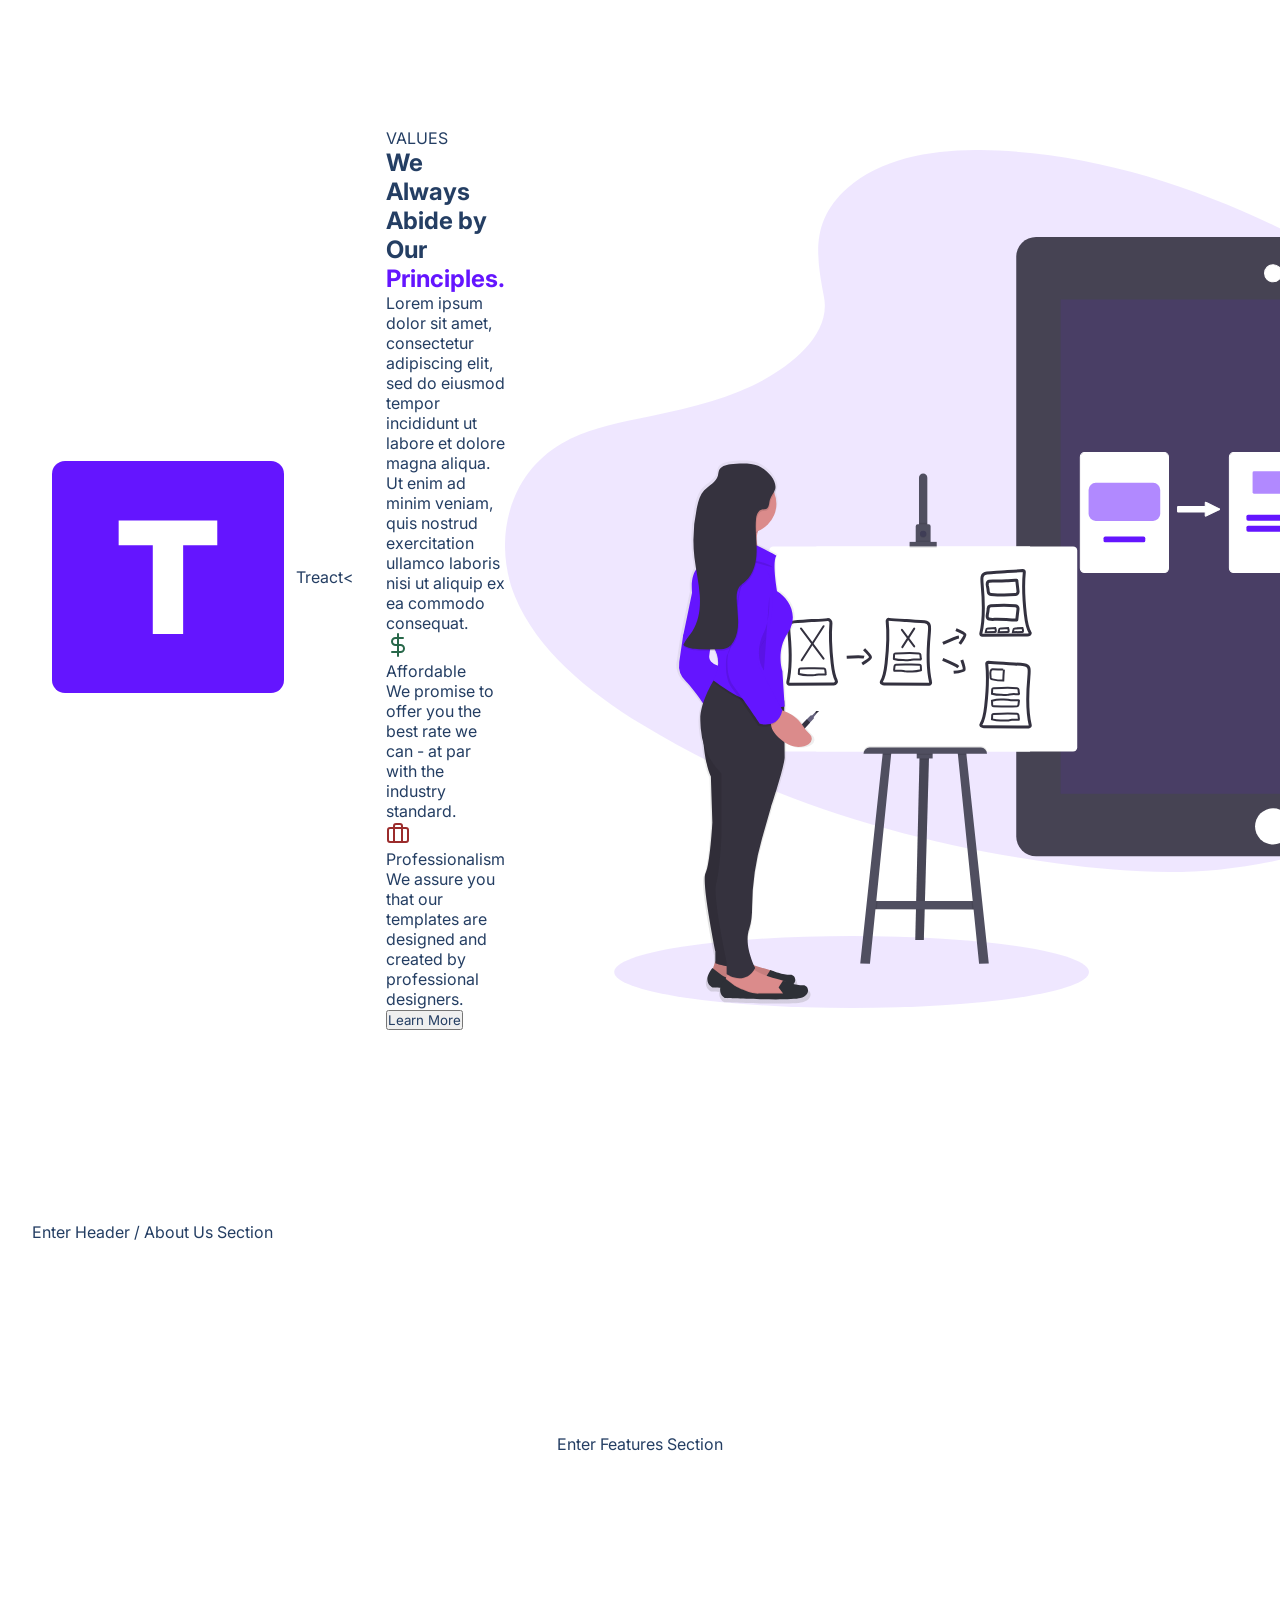
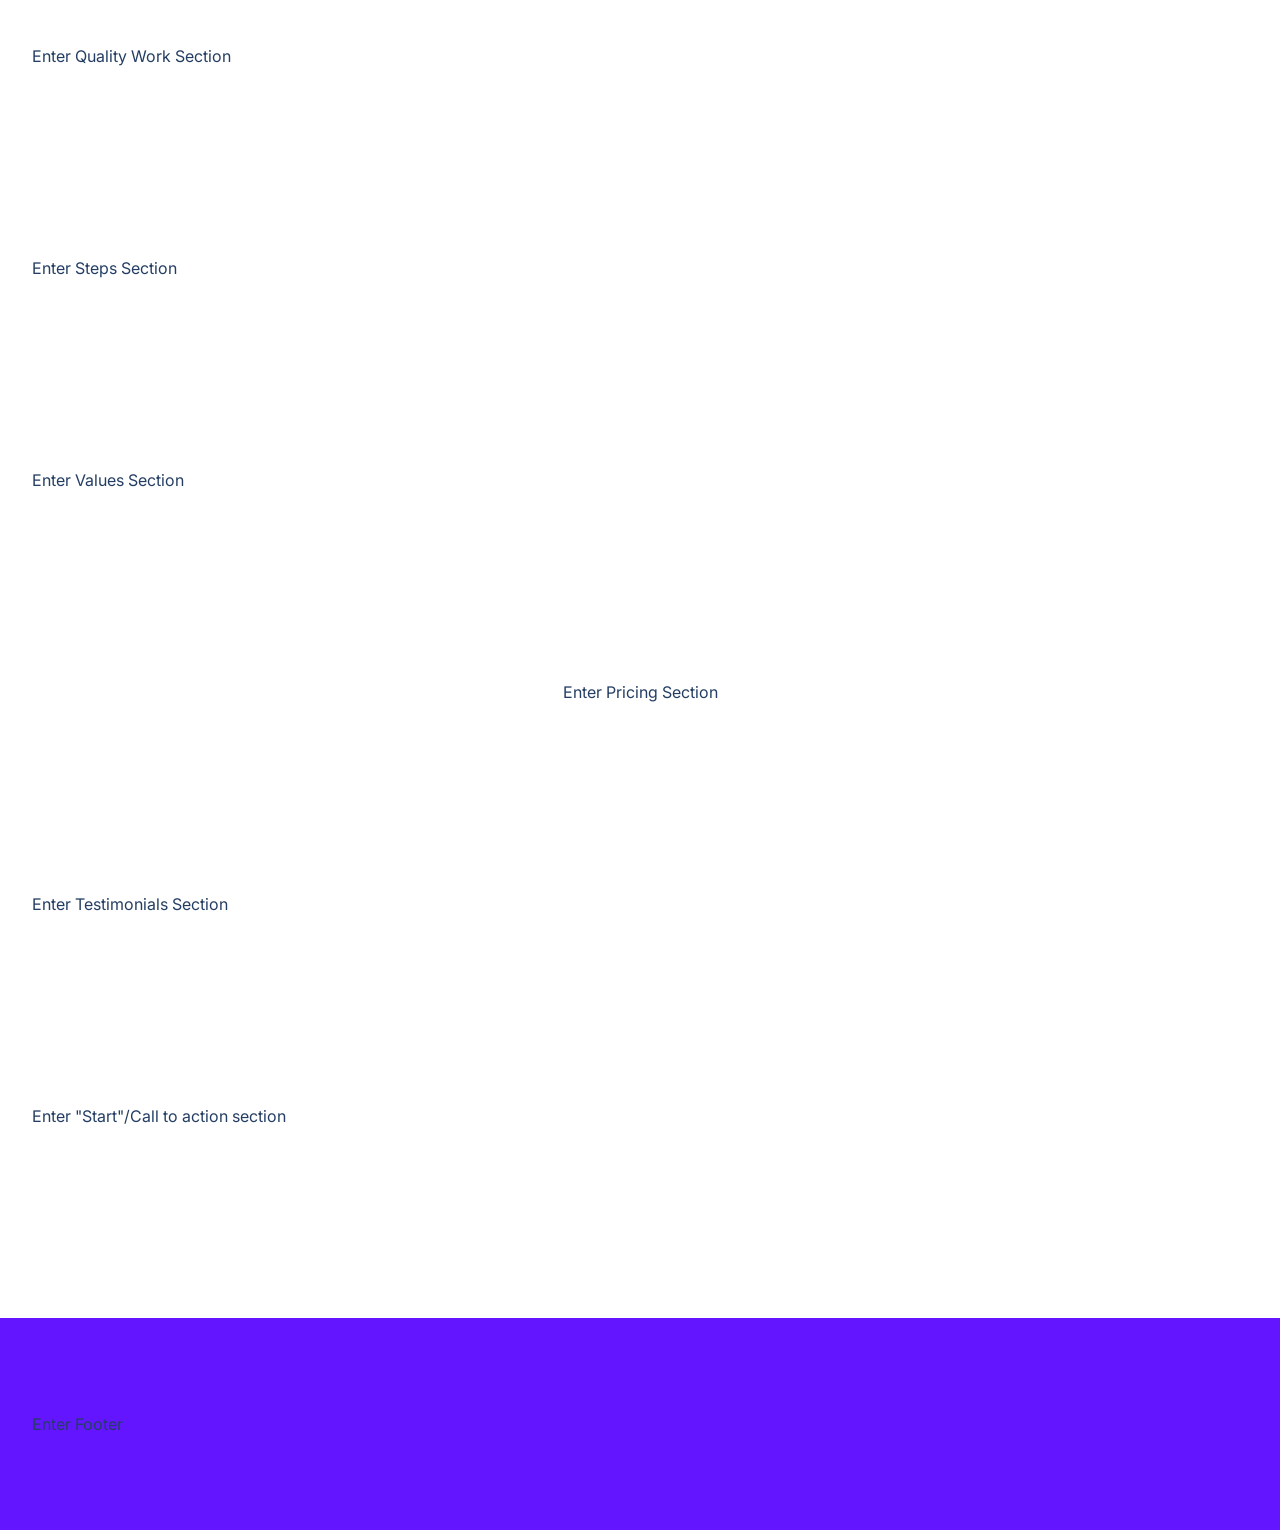
<file: Treact Starter Resources/index.html>
<!DOCTYPE html>
<html lang="en">

<head>
    <meta charset="UTF-8">
    <meta http-equiv="X-UA-Compatible" content="IE=edge">
    <meta name="viewport" content="width=device-width, initial-scale=1.0">
    <title>Document</title>
    <link rel="stylesheet" href="style.css">
    <link rel="stylesheet" href="https://pro.fontawesome.com/releases/v5.10.0/css/all.css"
        integrity="sha384-AYmEC3Yw5cVb3ZcuHtOA93w35dYTsvhLPVnYs9eStHfGJvOvKxVfELGroGkvsg+p" crossorigin="anonymous" />
    <script src="script.js"></script>
</head>

<body>
    <section id="landing">
        <nav>
            <div class="row nav__row">
                <div class="nav__logo">
                    <img class="nav__logo--img" src="./assets/logo.2c489fc453a1783cbadacf914efa3df6.svg" alt="LOGO">
                    <div class="nav__logo--title">Treact</div>
<                </div>
                <!--<div class="nav__links">
                    <a href="nav__class="nav__link">About</a>
                     <a href="nav__class="nav__link">Blog
                    </a>
                      <a href="nav__class="nav__link">Pricing</a>
                       <a href="nav__class="nav__link">Contact Us</a>
                       <a href="#" class="nav__link login">Login</a>
                       <a href=" class="nav__link nav__link--primary">Sign Up</a>
                </div>
                <button class="btn__menu" onclick="openMenu()">
                <svg xmlns="http://www.w3.org/2000/svg" width="24" height="24" viewBox="0 0 24 24" fill="none" stroke="currentColor" stroke-width="2" stroke-linecap="round" stroke-linejoin="round" class="btn__menu--svg">
                <line x1="3" y1="12" x2="21" y2="12"></line>
                <line x1="3" y1="6" x2="21" y2="6"></line>
                <line x1="3" y1="18" x2="21" y2="18"></line>
            </svg>
          </button>  
        <div>         
      </nav>
            
      
      
      
      
      
      <div class=" menu"> </div>
            <header> </header>
        </section>
         <main>
           <section id="features">
             <div class=""container">
               <div class="row__narrow">  </div>
             </div>
            </section>
            <section id="quality">
                <div class=" container">  </div>
            </section>
            <section id="steps">
              <div class="container">  
              <div class="row">  </div>
            </div>
            <section id="values">
              <div class="container">
                <div class="row">  </div>
               <div>
               </section                           
                </button>
            
            </div>
                    
                    
                    
                    
                    
              <button class="btn__menu" onclick="openMenu()">
            <svg xmlns="http://www.w3.org/2000/svg" width="24" height="24" viewBox="0 0 24 24" fill="none" stroke="currentColor" stroke-width="2" stroke-linecap="round" stroke-linejoin="round" class="btn__menu--svg">
              <line x1="3" y1="12" x2="21" y2="12"></line>
              <line x1="3" y1="6" x2="21" y2="6"></line>
              <line x1="3" y1="18" x2="21" y2="18"></line>
            </svg>
          </button>      
                    
                    
                    
                    
                    
                    
                    
                       <div class="container">
          <div class="row">
            <div class="values__description">
              <div class="section__tag">VALUES</div>
              <h2 class="section__title">
                We Always Abide by Our <span class="purple">Principles.</span>
              </h2>
              <div class="section__para">
                Lorem ipsum dolor sit amet, consectetur adipiscing elit, sed do
                eiusmod tempor incididunt ut labore et dolore magna aliqua. Ut
                enim ad minim veniam, quis nostrud exercitation ullamco laboris
                nisi ut aliquip ex ea commodo consequat.
              </div>
              <div class="values__list">
                <div class="value">
                  <div class="value__title">
                    <figure class="value__img--wrapper">
                      <!-- TO GET THIS ICON GO TO https://feathericons.com -->
                      <svg xmlns="http://www.w3.org/2000/svg" width="24" height="24" viewBox="0 0 24 24" fill="none" stroke="rgba(39, 103, 73, 1)" stroke-width="2" stroke-linecap="round" stroke-linejoin="round" class="value__img">
                        <line x1="12" y1="1" x2="12" y2="23"></line>
                        <path d="M17 5H9.5a3.5 3.5 0 0 0 0 7h5a3.5 3.5 0 0 1 0 7H6"></path>
                      </svg>
 


<section id="values">
        <div class="container">
          <div class="row">
            <div class="values__description">
              <div class="section__tag">VALUES</div>
              <h2 class="section__title">
                We Always Abide by Our <span class="purple">Principles.</span>
              </h2>
              <div class="section__para">
                Lorem ipsum dolor sit amet, consectetur adipiscing elit, sed do
                eiusmod tempor incididunt ut labore et dolore magna aliqua. Ut
                enim ad minim veniam, quis nostrud exercitation ullamco laboris
                nisi ut aliquip ex ea commodo consequat.
              </div>
              <div class="values__list">
                <div class="value">
                  <div class="value__title">
                    <figure class="value__img--wrapper">
                      <!-- TO GET THIS ICON GO TO https://feathericons.com -->
                      <svg xmlns="http://www.w3.org/2000/svg" width="24" height="24" viewBox="0 0 24 24" fill="none" stroke="rgba(39, 103, 73, 1)" stroke-width="2" stroke-linecap="round" stroke-linejoin="round" class="value__img">
                        <line x1="12" y1="1" x2="12" y2="23"></line>
                        <path d="M17 5H9.5a3.5 3.5 0 0 0 0 7h5a3.5 3.5 0 0 1 0 7H6"></path>
                      </svg>
                    </figure>
                    <div class="value__name">Affordable</div>
                  </div>
                  <div class="value__para">
                    We promise to offer you the best rate we can - at par with
                    the industry standard.
                  </div>
                </div>
                <div class="value">
                  <div class="value__title">
                    <figure class="value__img--wrapper">
                      <!-- TO GET THIS ICON GO TO https://feathericons.com -->
                      <svg xmlns="http://www.w3.org/2000/svg" width="24" height="24" viewBox="0 0 24 24" fill="none" stroke="rgba(155, 44, 44, 1)" stroke-width="2" stroke-linecap="round" stroke-linejoin="round" class="value__img">
                        <rect x="2" y="7" width="20" height="14" rx="2" ry="2"></rect>
                        <path d="M16 21V5a2 2 0 0 0-2-2h-4a2 2 0 0 0-2 2v16"></path>
                      </svg>
                    </figure>
                    <div class="value__name">Professionalism</div>
                  </div>
                  <div class="value__para">
                    We assure you that our templates are designed and created by
                    professional designers.
                  </div>
                </div>
              </div>
              <button class="btn">Learn More</button>
            </div>
            <img class="values__img" src="/assets/prototype-illustration.21bc4b3f612a2f257c3d361067582485.svg">
          </div>
        </div>
      </section>


                    <butt02.3on class="btn__menu" onclick="openMenu()">
                     <a href="nav__class="nav__link">About</a><svg xmlns="http://www.w3.org/2000/svg" width="24" height="24" viewBox="0 0 24 24" fill="none"
                        stroke="currentColor" stroke-width="2" stroke-linecap="round" stroke-linejoin="round"
                        class="btn__menu--svg">
                        <line x1="3" y1="12" x2="21" y2="12"></line>
                        <line x1="3" y1="6" x2="21" y2="6"></line>
                        <line x1="3" y1="18" x2="21" y2="18"></line>
                    </svg>
                </button>
            </div>
        </nav>
        <div class="modal">
            <button class="btn__menu btn__menu--close" onclick="closeMenu()">
                <svg xmlns="http://www.w3.org/2000/svg" width="24" height="24" viewBox="0 0 24 24" fill="none"
                    stroke="currentColor" stroke-width="2" stroke-linecap="round" stroke-linejoin="round"
                    class="light___StyledCloseIcon-lj69nl-14 fASujC">
                    <line x1="18" y1="6" x2="6" y2="18"></line>
                    <line x1="6" y1="6" x2="18" y2="18"></line>
                </svg>
            </button>
            <div class="modal__links">
                <a class="modal__link">About</a>
                <a class="modal__link">Blog</a>
                <a class="modal__link">Pricing</a>
                <a class="modal__link">Contact Us</a>
                <a class="modal__link">Login</a>
                <a class="modal__link modal__link--primary">Sign Up</a>
            </div>
        </div>
        <header>
            <div class="container">
                <div class="row">
                    <!--  -->Enter Header / About Us Section<!--  -->
            </div>
        </header>
    </section>
    <main>
        <section id="features">
            <div class="container">
                <div class="row__narrow">
                    <!--  -->Enter Features Section<!--  -->
                </div>
            </div>
        </section>
        <section id="quality">
            <div class="container">
                <div class="row">
                    <!--  -->Enter Quality Work Section<!--  -->
                </div>
            </div>
        </section>
        <section id="steps">
            <div class="container">
                <div class="row">
                    <!--  -->Enter Steps Section<!--  -->
                </div>
            </div>
        </section>
        <section id="values">
            <div class="container">
                <div class="row">
                    <!--  -->Enter Values Section<!--  -->
                </div>
            </div>
        </section>
        <section id="pricing">
            <div class="container">
                <div class="row">
                    <!--  -->Enter Pricing Section<!--  -->
                </div>
            </div>
        </section>
        <section id="testimonials">
            <div class="container">
                <div class="row">
                    <!--  -->Enter Testimonials Section<!--  -->
                </div>
            </div>
        </section>
        <section id="start">
            <div class="container">
                <div class="row">
                    <!--  -->Enter "Start"/Call to action section<!--  -->
                </div>
            </div>
        </section>
    </main>
    <footer>
        <div class="row footer__row">
            <!--  -->Enter Footer<!--  -->
        </div>
    </footer>
</body>

</html>
</file>
<file: Treact Starter Resources/style.css>
@import url('https://fonts.googleapis.com/css2?family=Inter:wght@100;200;300;400;500;600;700;800;900&display=swap');

* {
    margin: 0;
    padding: 0;
    box-sizing: border-box;
    font-family: 'Inter', system-ui;
    color: #243e63;
}

body {
    max-width: 100vw;
    overflow-x: hidden;
}

.row {
    width: 100%;
    max-width: 1280px;
    margin: 0 auto;
}

.row__narrow {
    width: 100%;
    max-width: 1024px;
    margin: 0 auto;
}

.container {
    padding: 96px 0;
}

.purple {
    color: #6415ff;
}

section {
    padding: 0 32px;
}

main {
    margin-bottom: 96px;
}


/* 

NAVBAR ↓

*/


nav {
    display: flex;
    padding-top: 32px;
    justify-content: sb;
    align-items: center;   
}

.nav__row {
    display: flex;
    justify-content: space-between;
    width:100%;
    max-width: 1200px;
    margin: 0 auto;
}

.nav__logo {
    display: flex;
    align-items: center;
    margin: 8px 0;
    padding-bottom: 4px;
}


.btn__menu {
    display: none;
    background: transparent;
    border: none;
    transition: all 300ms ease;
}

.btn__menu--svg:hover {
    filter: invert(26%) sepia(94%) saturate(7476%) hue-rotate(261deg) brightness(94%) contrast(115%);
}

.modal {
    position: fixed;
    top: 0;
    left: 0;
    right: 0;
    height: 378px;
    margin: 24px 16px;
    padding: 32px;
    background-color: #fff;
    border: 1px solid rgb(229, 231, 235);
    border-radius: 8px;
    z-index: 4;
    visibility: hidden;
    opacity: 0;
    transform: translateX(300%);
    transition: all 300ms ease;
}

.modal__links {
    width: 100%;
    height: 100%;
    display: flex;
    flex-direction: column;
    align-items: center;
}

.modal__link {
    color: #1a202c;
    font-size: 18px;
    font-weight: 600;
    line-height: 1.5;
    margin: 8px 0;
    padding-bottom: 4px;
    border-bottom: 2px solid transparent;
}

.modal__link--primary {
    color: #f7fafc;
    padding: 12px 32px;
    background: #6415ff;
    border-radius: 500px;
    border: none;
}

.menu--open .modal {
    visibility: visible;
    opacity: 1;
    transform: translateX(0);
}

.btn__menu--close {
    position: fixed;
    top: 24px;
    right: 18px;
}


/* 

HEADER / ABOUT US ↓

*/


header .row {
    display: flex;
    align-items: center;
    justify-content: space-between;
}


/* 

FEATURES ↓

*/


#features {
    position: relative;
}

#features .row__narrow {
    display: flex;
    flex-direction: column;
    align-items: center;
}


/* 

QUALITY WORK ↓

*/


#quality .row {
    display: flex;
    justify-content: space-between;
    align-items: center;
}


/* 

STEPS ↓

*/


#steps .row {
    display: flex;
    justify-content: space-between;
    align-items: center;
}


/* 

VALUES ↓

*/

#values .row {
    display: flex;
    justify-content: space-between;
    align-items: center;
}


/*

PRICING ↓

*/


#pricing .row {
    display: flex;
    flex-direction: column;
    align-items: center;
}

/* 

TESTIMONIALS ↓

*/


#testimonials .row {
    display: flex;
}


/* 

START / CALL TO ACTION ↓

*/



#start .row {
    position: relative;
    overflow: hidden;
}


/* 

FOOTER ↓

*/


footer {
    padding: 96px 32px;
    background-color: rgb(100, 21, 255);
    margin-bottom: -32px;
    position: relative;
    overflow: hidden;
}


/* 

MOBILE RESPONSIVENESS ↓

*/


@media(max-width: 1280px) {
    header .row {
        align-items: flex-end;
    }
}

@media (max-width: 1024px) {

    .btn__menu {
        display: block;
    }
    header .row {
        flex-direction: column;
        align-items: center;
    }
    footer {
        padding: 80px 32px;
    }
}

@media(max-width: 768px) {
    #quality .row,
    #values .row {
        flex-direction: column-reverse;
    }
    #steps .row,
    #testimonials .row {
        flex-direction: column;
        align-items: center;
    }
    #pricing .row {
        margin-top: 40px;
    }
}

@media(max-width: 640px) {
    .container {
        padding: 80px 0;
    }
    .nav__logo {
        margin: 8px 0;
        padding-bottom: 4px;
    }
    main {
        margin-bottom: 80px;
    }
}
</file>
